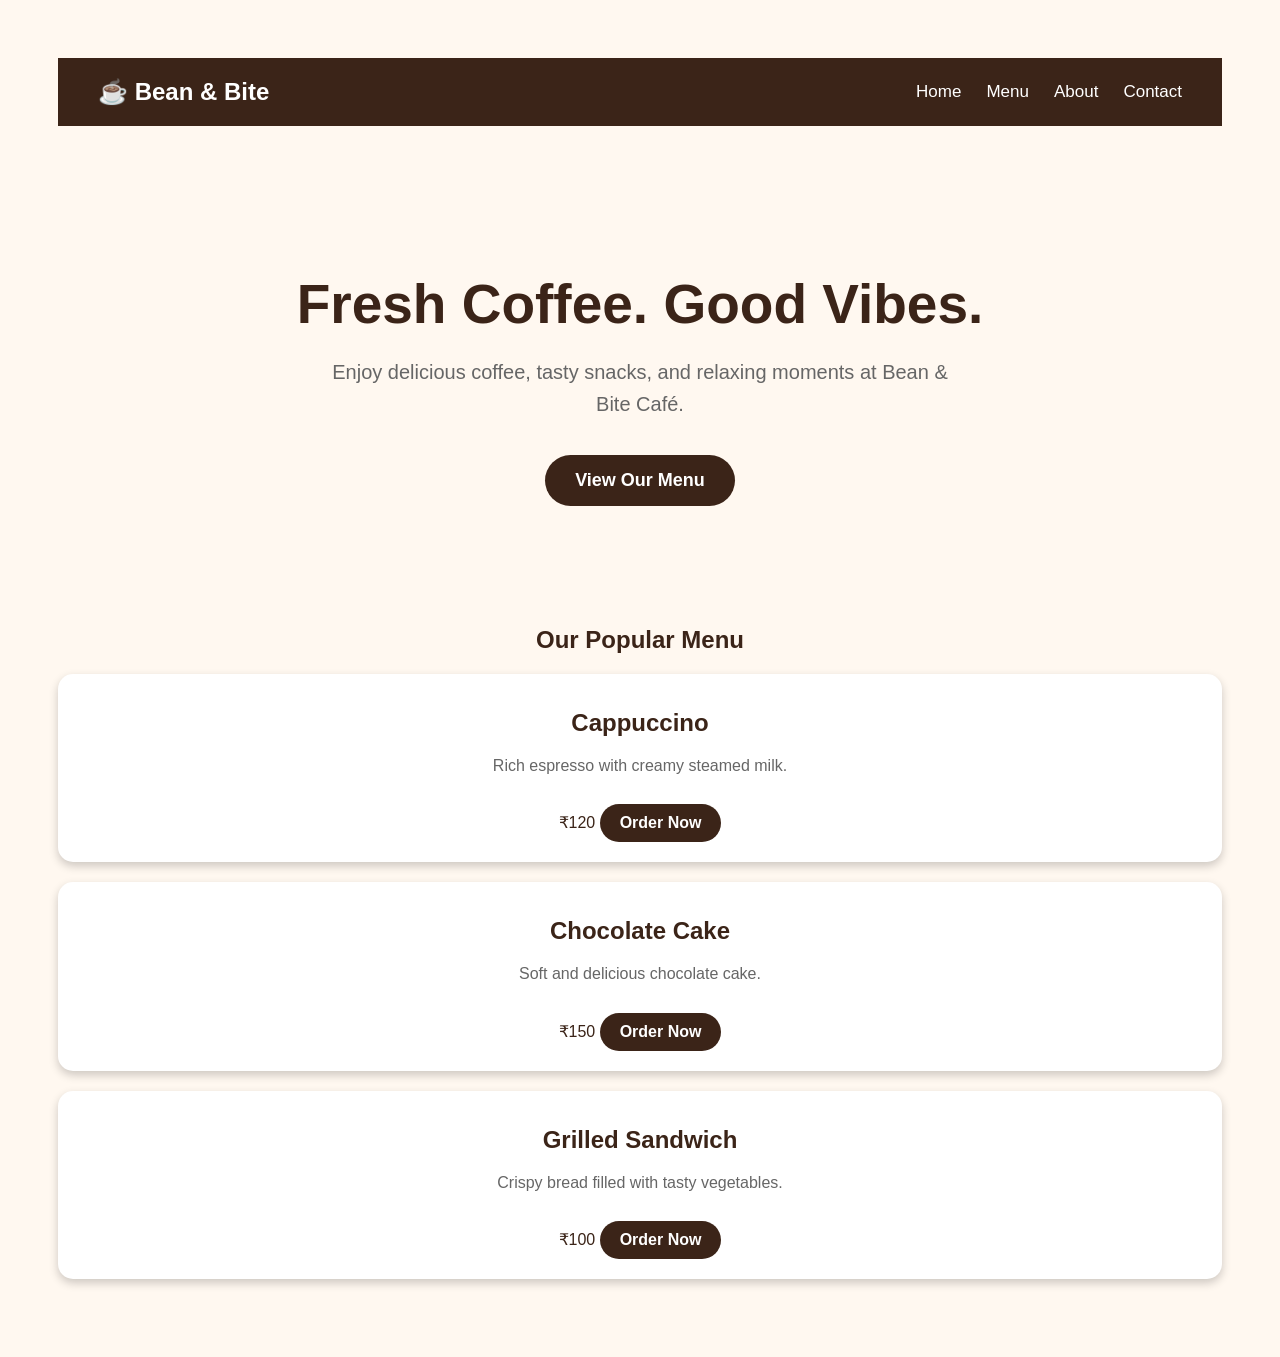
<file: index.html>
<!DOCTYPE html>
<html>
<head>
    <title>Bean & Bite Café</title>

    <link rel="stylesheet" href="style.css">
</head>

<body>

    <nav>
        <div class="logo">☕ Bean & Bite</div>

        <ul>
            <li><a href="index.html">Home</a></li>
            <li><a href="#menu">Menu</a></li>
            <li><a href="#">About</a></li>
            <li><a href="#">Contact</a></li>
        </ul>
    </nav>

    <section class="hero">
        
        <h1>Fresh Coffee. Good Vibes.</h1>

        <p>Enjoy delicious coffee, tasty snacks, and relaxing moments at Bean & Bite Café.</p>

        <a href="#menu" class="menu-button">View Our Menu</a>

    </section>
    <section class="menu-section" id="menu">
        
        <h2>Our Popular Menu</h2>

        <div class="menu-container">

            <div class="menu-card">
                <h3>Cappuccino</h3>
                <p>Rich espresso with creamy steamed milk.</p>
                <span>₹120</span>
                <a href="order.html" class="order-button">Order Now</a>
            </div>

            <div class="menu-card">
                <h3>Chocolate Cake</h3>
                <p>Soft and delicious chocolate cake.</p>
                <span>₹150</span>
                <a href="order.html" class="order-button">Order Now</a>
            </div>

            <div class="menu-card">
                <h3>Grilled Sandwich</h3>
                <p>Crispy bread filled with tasty vegetables.</p>
                <span>₹100</span>
                <a href="order.html" class="order-button">Order Now</a>
            </div>

        </div>

    </section>

</body>
</html>
</file>
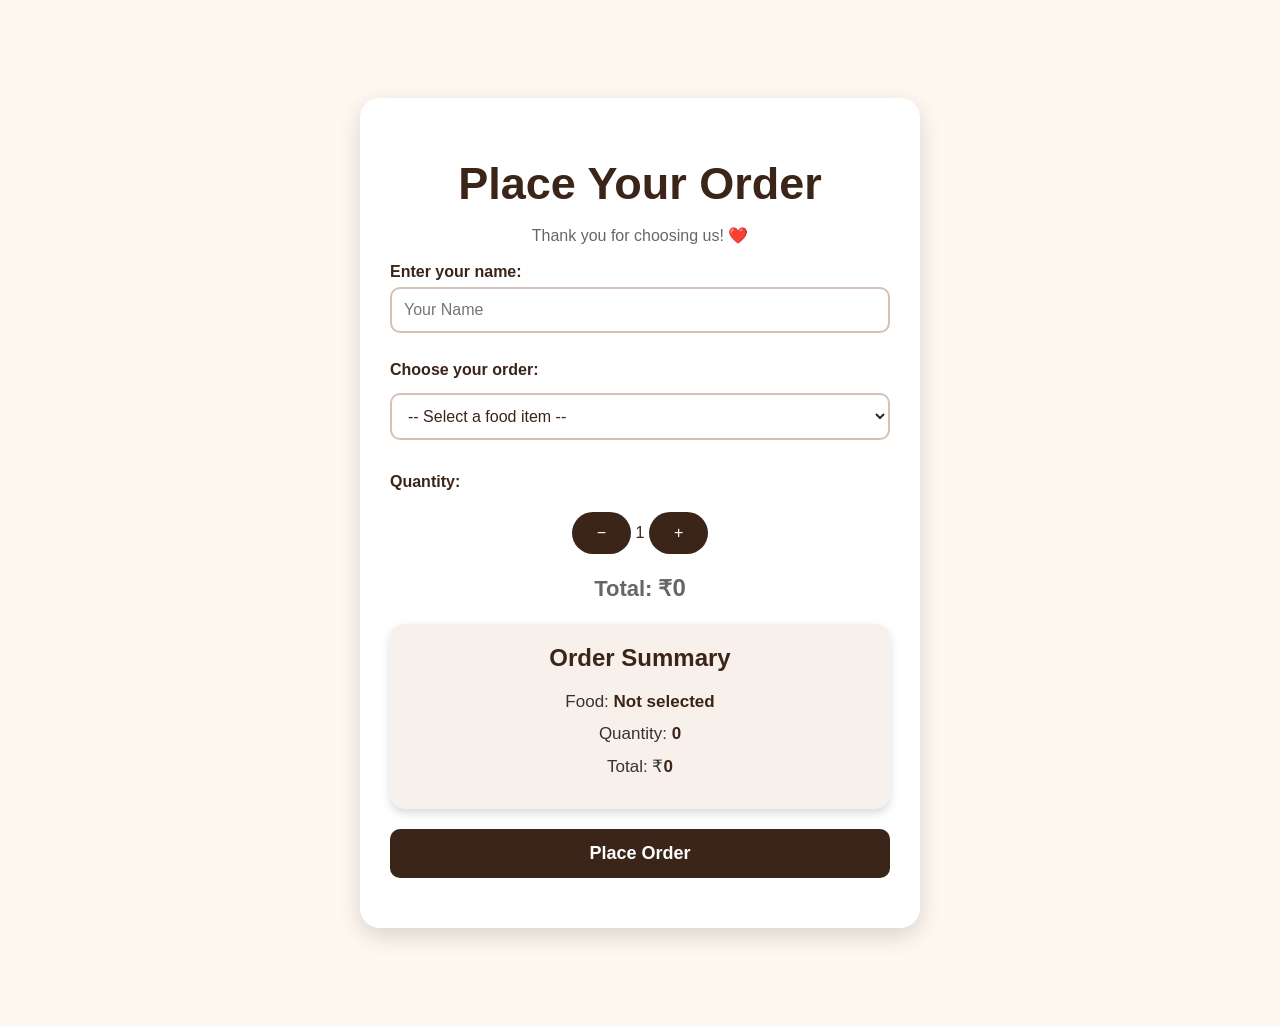
<file: order.html>
<!DOCTYPE html>
<html lang="en">
<head>
    <meta charset="UTF-8">
    <meta name="viewport" content="width=device-width, initial-scale=1.0">
    <title>Order Now</title>
    <link rel="stylesheet" href="style.css">
</head>

<body>

   <div class="order-card">

       <h1>Place Your Order</h1>

       <p>Thank you for choosing us! ❤️</p>

       <label>Enter your name:</label>
       <input type="text" id="name" placeholder="Your Name">

       <label>Choose your order:</label>

       <select id="food" onchange="updateTotal()">
           <option value="">-- Select a food item --</option>
           <option value="Cappuccino">Cappuccino - ₹120</option>
           <option value="Chocolate Cake">Chocolate Cake - ₹150</option>
           <option value="Grilled Sandwich">Grilled Sandwich - ₹100</option>
       </select>

       <label>Quantity:</label>

       <div class="quantity-box">
           <button type="button" onclick="decreaseQuantity()">−</button>
           <span id="quantity">1</span>
           <button type="button" onclick="increaseQuantity()">+</button>
       </div>
       <p class="total-price">
           Total: ₹<span id="total">0</span>
       </p>
       <div class="order-summary">
           <h2>Order Summary</h2>

           <p>Food: <span id="summaryFood">Not selected</span></p>
           <p>Quantity: <span id="summaryQuantity">0</span></p>
           <p>Total: ₹<span id="summaryTotal">0</span></p>
       </div>
       <button onclick="placeOrder()">Place Order</button>
       <p id="successMessage"></p>

    </div>
<script>
    let quantity = 1;
    let prices = {
        "Cappuccino": 120,
        "Chocolate Cake": 150,
        "Grilled Sandwich": 100
    };
    function updateTotal() {
        let food = document.getElementById("food").value;
        let total = 0;

        if (food !== "") {
            total = prices[food] * quantity;
        }

        document.getElementById("total").textContent = total;

        document.getElementById("summaryFood").textContent =
        food !== "" ? food : "Not selected";

        document.getElementById("summaryQuantity").textContent = quantity;

         document.getElementById("summaryTotal").textContent = total;
    }
    function increaseQuantity() {
        quantity = quantity + 1;
        document.getElementById("quantity").textContent = quantity;
         updateTotal();
    }
    function decreaseQuantity() {
        if (quantity > 1) {
            quantity = quantity - 1;

            document.getElementById("quantity").textContent = quantity;

            updateTotal();
        }
    }
    function placeOrder() {
        let name = document.getElementById("name").value;
        let food = document.getElementById("food").value;
        let total = document.getElementById("total").textContent;
        let successMessage = document.getElementById("successMessage");

        if (name === "" || food === "") {
            successMessage.textContent = "Please enter your name and food item.";
            successMessage.style.color = "red";
        } else {
            successMessage.innerHTML =
                "🎉 Thank you, " + name + "!<br>" +
                "Your " + food + " order has been placed successfully!<br>" +
                "Quantity: " + quantity + " | Total: ₹" + total;
            successMessage.style.color = "green";
       }
    }
</script>
</body>
</html>
</file>
<file: style.css>
body {
    background-color: #f5eee6;
    color: #3b2418;
    font-family: Arial, sans-serif;
}

h1 {
    text-align: center;
    font-size: 45px;
}
nav {
    display: flex;
    justify-content: space-between;
    align-items: center;
    padding: 20px 40px;
    background-color: #3b2418;
}

.logo {
    color: white;
    font-size: 24px;
    font-weight: bold;
}

nav ul {
    display: flex;
    list-style: none;
    gap: 25px;
    margin: 0;
    padding: 0;
}

nav a {
    color: white;
    text-decoration: none;
    font-size: 17px;
}

nav a:hover {
    color: #f5c99b;
}
.hero {
    text-align: center;
    padding: 100px 20px;
}

.hero h1 {
    font-size: 55px;
    margin-bottom: 20px;
}

.hero p {
    font-size: 20px;
    max-width: 650px;
    margin: 0 auto 35px;
    line-height: 1.6;
}

.menu-button {
    display: inline-block;
    background-color: #3b2418;
    color: white;
    padding: 15px 30px;
    border-radius: 30px;
    text-decoration: none;
    font-size: 18px;
    font-weight: bold;
}

.menu-button:hover {
    background-color: #5a3828;
}
.menu-card {
    background-color: white;
    padding: 20px;
    margin: 20px 0;
    border-radius: 15px;
    box-shadow: 0 4px 10px rgba(0, 0, 0, 0.2);
    transition: transform 0.3s ease, box-shadow 0.3s ease;
}

.menu-card:hover {
    transform: translateY(-8px);
    background-color: #fff8f0;
    cursor: pointer;
}
.menu-card img {
    width: 100%;
    height: 200px;
    object-fit: cover;
    border-radius: 12px;
}
.menu-card img {
    width: 100%;
    height: 200px;
    object-fit: cover;
    border-radius: 12px;
    transition: transform 0.3s ease;
}

.menu-card:hover img {
    transform: scale(1.05);
}
.menu-card h3 {
    color: #3b2418;
    font-size: 24px;
    margin: 15px 0 8px;
}
.menu-card p {
    color: #666;
    font-size: 16px;
    line-height: 1.6;
}
.order-button {
    display: inline-block;
    background-color: #3b2418;
    color: white;
    padding: 10px 20px;
    border-radius: 25px;
    text-decoration: none;
    font-weight: bold;
    margin-top: 10px;
}

.order-button:hover {
    background-color: #5a3828;
}
body {
    font-family: Arial, sans-serif;
    background-color: #fff8f0;
    text-align: center;
    padding: 50px;
}

h1 {
    color: #3b2418;
}

p {
    color: #666;
}

input {
    width: 300px;
    padding: 12px;
    margin: 8px;
    border: 1px solid #ddd;
    border-radius: 8px;
    font-size: 16px;
}

button {
    background-color: #3b2418;
    color: white;
    padding: 12px 25px;
    border: none;
    border-radius: 25px;
    font-size: 16px;
    cursor: pointer;
    margin-top: 15px;
}

button:hover {
    background-color: #5a3828;
}
.order-card {
    background-color: white;
    max-width: 500px;
    margin: 50px auto;
    padding: 40px;
    border-radius: 20px;
    box-shadow: 0 8px 20px rgba(0, 0, 0, 0.15);
}
.order-card label {
    display: block;
    text-align: left;
    margin: 15px 0 5px;
    font-weight: bold;
    color: #3b2418;
}

.order-card input {
    width: 100%;
    box-sizing: border-box;
    margin: 0 0 10px;
}
.order-card select {
    width: 100%;
    box-sizing: border-box;
    padding: 12px;
    margin: 0 0 10px;
    border: 1px solid #ddd;
    border-radius: 8px;
    font-size: 16px;
    background-color: white;
    cursor: pointer;
}
.food-item {
    background-color: white;
    padding: 15px;
    margin: 15px 0;
    border-radius: 12px;
    box-shadow: 0 4px 10px rgba(0, 0, 0, 0.15);
    display: flex;
    align-items: center;
    justify-content: space-between;
}

.food-item button {
    background-color: #3b2418;
    color: white;
    border: none;
    padding: 8px 14px;
    font-size: 18px;
    border-radius: 8px;
    cursor: pointer;
}

.food-item button:hover {
    background-color: #5a3828;
}

#total {
    font-size: 24px;
    font-weight: bold;
}
.order-summary {
    background-color: #f8f1eb;
    padding: 20px;
    margin-top: 20px;
    border-radius: 15px;
    box-shadow: 0 4px 10px rgba(0, 0, 0, 0.15);
}

.order-summary h2 {
    margin-top: 0;
    color: #3b2418;
    text-align: center;
}

.order-summary p {
    font-size: 17px;
    margin: 12px 0;
    color: #333;
}

.order-summary span {
    font-weight: bold;
    color: #3b2418;
}

.total-price {
    font-size: 22px;
    font-weight: bold;
    text-align: center;
    margin-top: 20px;
}
.order-card > button {
    width: 100%;
    padding: 14px;
    margin-top: 20px;
    background-color: #3b2418;
    color: white;
    border: none;
    border-radius: 10px;
    font-size: 18px;
    font-weight: bold;
    cursor: pointer;
    transition: 0.3s;
}

.order-card > button:hover {
    background-color: #5a3828;
    transform: translateY(-2px);
}
#food {
    width: 100%;
    padding: 12px;
    margin-top: 8px;
    margin-bottom: 15px;
    border: 2px solid #d6c2b5;
    border-radius: 10px;
    font-size: 16px;
    background-color: white;
    color: #3b2418;
    cursor: pointer;
}

#food:focus {
    outline: none;
    border-color: #5a3828;
}
.order-card {
    max-width: 500px;
    margin: 40px auto;
    padding: 30px;
    background-color: #fff;
    border-radius: 20px;
    box-shadow: 0 8px 25px rgba(0, 0, 0, 0.15);
}

.order-card h1 {
    text-align: center;
    color: #3b2418;
    margin-bottom: 10px;
}

.order-card > p {
    text-align: center;
    color: #666;
}

.order-card label {
    display: block;
    margin-top: 18px;
    margin-bottom: 6px;
    font-weight: bold;
    color: #3b2418;
}

.order-card input {
    width: 100%;
    box-sizing: border-box;
    padding: 12px;
    border: 2px solid #d6c2b5;
    border-radius: 10px;
    font-size: 16px;
}

.order-card input:focus {
    outline: none;
    border-color: #5a3828;
}
#successMessage {
    text-align: center;
    margin-top: 20px;
    font-size: 17px;
    font-weight: bold;
    line-height: 1.6;
}@media (max-width: 600px) {
    .order-card {
        width: 90%;
        margin: 20px auto;
        padding: 20px;
        box-sizing: border-box;
    }

    .order-card h1 {
        font-size: 26px;
    }

    .quantity-box button {
        padding: 8px 14px;
    }

    .order-summary {
        padding: 15px;
    }
}
</file>
